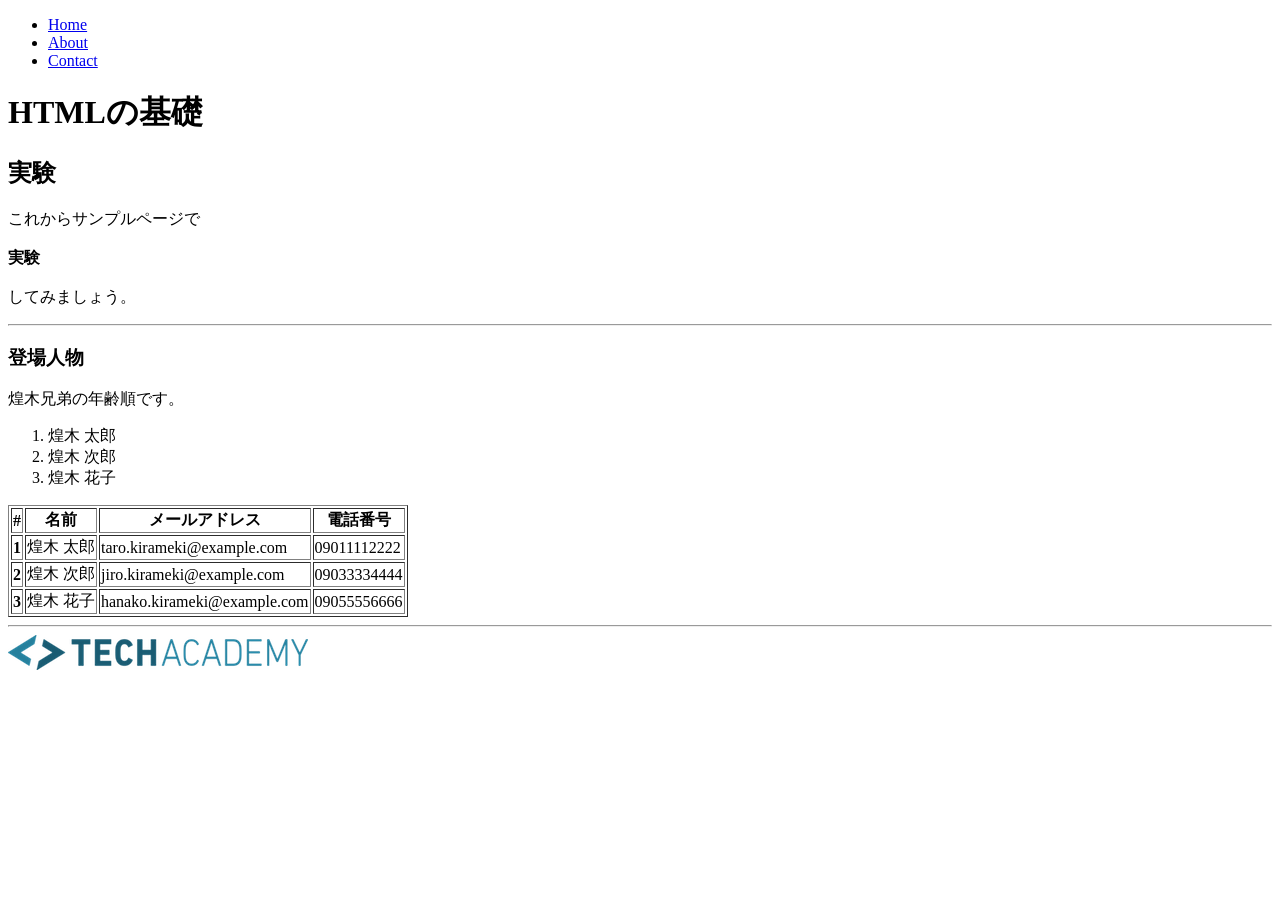
<file: htmlcss/index.html>
<!DOCTYPE HTML>
<html lang="ja">
<head>
  <meta charset="UTF-8" />
  <title>サンプルページ</title>
  <link rel="stylesheet" herf="style.css"/>
</head>
<body>
  <div class-"header">
   <div class="menu">
    <ul>
     <li><a href="index.html">Home</a></li>
     <li><a href="about.html">About</a></li>
     <li><a href="contract.html">Contact</a></li>
    </ul>
   </div>
  </div>
  <!--コメントです。ページには表示されませんが、ソースでみれます。-->
  <div class="container">
   <h1>HTMLの基礎</h1>
   <h2>実験</h2>
   <p>これからサンプルページで
   <br/>
   <br/>
   <strong>実験</strong>
   <br/>
   <br/>
   してみましょう。</p>
   <hr/>
   <h3>登場人物</h3>
   <p>煌木兄弟の年齢順です。</p>
   <ol>
    <li>煌木 太郎</li>
    <li>煌木 次郎</li>
    <li>煌木 花子</li>
   </ol>
   <table border="1">
     <thred>
       <tr>
        <th>#</th>
        <th>名前</th>
        <th>メールアドレス</th>
        <th>電話番号</th>
       </tr>
      </thead>
      <tbody>
       <tr>
        <th>1</th>
        <td>煌木 太郎</td>
        <td>taro.kirameki@example.com</td>
        <td>09011112222</td>
       </tr>
       <tr>
        <th>2</th>
        <td>煌木 次郎</td>
        <td>jiro.kirameki@example.com</td>
        <td>09033334444</td>
       </tr>
       <tr>
        <th>3</th>
        <td>煌木 花子</td>
        <td>hanako.kirameki@example.com</td>
        <td>09055556666</td>
       </tr>
      </tbody>
   </table>
   <hr/>
  </div>
  <div class="footer">
    <a href="https://techacademy.jp/">
     <img src="logo-techacademy.png" alt="TechAcademy-logo" />
    </a>
  </div>
</body>
</html>
</file>
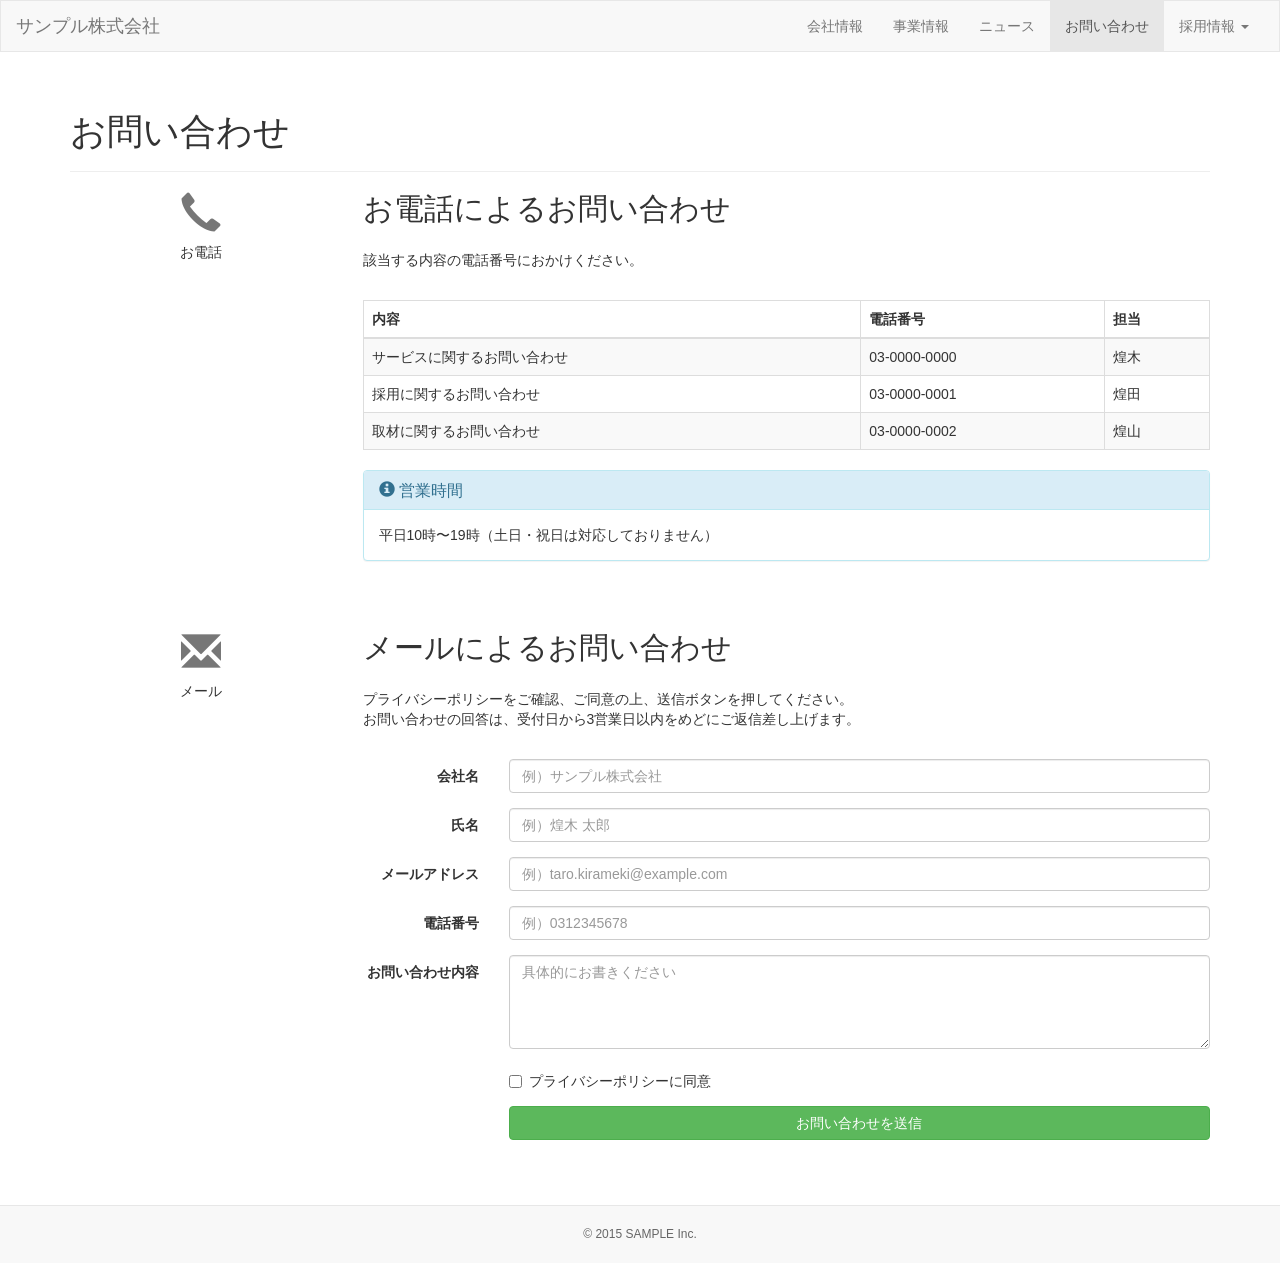
<file: bootstrap/design.html>
<!DOCTYPE html>
<html lang="ja">
  <head>
    <meta charset="utf-8">
    <meta http-equiv="X-UA-Compatible" content="IE=edge">
    <meta name="viewport" content="width=device-width, initial-scale=1">
    <title>お問い合わせ | サンプル株式会社</title>
    <!-- BootstrapのCSS読み込み -->
    <link rel="stylesheet" href="//maxcdn.bootstrapcdn.com/bootstrap/3.3.4/css/bootstrap.min.css">
    <!-- jQuery読み込み -->
    <script src="//ajax.googleapis.com/ajax/libs/jquery/1.11.2/jquery.min.js"></script>
    <!-- BootstrapのJS読み込み -->
    <script src="//maxcdn.bootstrapcdn.com/bootstrap/3.3.4/js/bootstrap.min.js"></script>
    <style>
      body {
        font-size: 14px;
      }
      
      .navbar {
        border-radius: 0; 
      }
      
      .row {
        margin-bottom: 50px;
      }
      
      .icon {
        text-align: center;
      }
      
      .icon .glyphicon {
        margin-bottom: 10px;
        font-size: 40px;
        color: #777;
      }
      
      .content h2 {
        margin-top: 0;
        padding-bottom: 15px;
      }
      .content p {
        margin-bottom: 30px;
      }
      
      footer {
        border-top: 1px solid#e7e7e7;
        background-color: #f8f8f8;
        text-align: center;
      }
      
      .copyright {
        padding: 20px 0;
        font-size: 12px;
        color: #666;
      }
      
      @media (max-width: 768px) {
        body {
          font-size: 12px;
        }
        h1 {
          font-size: 30px;
        }
        h2 {
          font-size: 24px;
        }
        .panel-title {
          font-size: 14px;
        }
      }
    </style>
  </head>
  <body>
    <header>
      <nav class="navbar navbar-default">
        <div class="container-fluid">
          <div class="navbar-header">
            <button type="button" class="navbar-toggle collapsed" data-toggle="collapse" data-target="#site-menu">
              <span class="sr-only">Toggle navigation</span>
              <span class="icon-bar"></span>
              <span class="icon-bar"></span>
              <span class="icon-bar"></span>
            </button>
            <a class="navbar-brand" href="#">サンプル株式会社</a>
          </div>
          <div class="collapse navbar-collapse" id="site-menu">
            <ul class="nav navbar-nav navbar-right">
              <li><a href="#">会社情報</a></li>
              <li><a href="#">事業情報</a></li>
              <li><a href="#">ニュース</a></li>
              <li class="active"><a href="#">お問い合わせ</a></li>
              <li class="dropdown">
                <a href="#" class="dropdown-toggle" data-toggle="dropdown" role="button" aria-expanded="false">
                  採用情報
                  <span class="caret"></span>
                </a>
                <ul class="dropdown-menu" role="menu">
                  <li><a href="#">新卒採用</a></li>
                  <li><a href="#">キャリア採用</a></li>
                </ul>
              </li>
            </ul>
          </div>
        </div>
      </nav>
    </header>
    <div class=container>
      <div class="page-header">
        <h1>お問い合わせ</h1>
      </div>
        <div class="row">
        <div class="icon col-sm-3 hidden-xs">
          <span class="glyphicon glyphicon-earphone" aria-hidden="true"></span>
          <div class="icon-caption">お電話</div>
        </div>
        <div class="content col-sm-9">
          <h2>お電話によるお問い合わせ</h2>
          <p>
            該当する内容の電話番号におかけください。
          </p>
          <div class="table-responsive">
            <table class="table table-striped table-bordered">
              <thead>
                <tr>
                  <th>内容</th>
                  <th>電話番号</th>
                  <th>担当</th>
                </tr>
              </thead>
              <tbody>
                <tr>
                  <td>サービスに関するお問い合わせ</td>
                  <td>03-0000-0000</td>
                  <td>煌木</td>
                </tr>
                <tr>
                  <td>採用に関するお問い合わせ</td>
                  <td>03-0000-0001</td>
                  <td>煌田</td>
                </tr>
                <tr>
                  <td>取材に関するお問い合わせ</td>
                  <td>03-0000-0002</td>
                  <td>煌山</td>
                </tr>
              </tbody>
            </table>
          </div>
          <div class="panel panel-info">
            <div class="panel-heading">
              <h3 class="panel-title" id="panel-title">
                <span class="glyphicon glyphicon-info-sign" aria-hidden="true"></span> 
                営業時間
              </h3>
            </div>
            <div class="panel-body">
              平日10時〜19時（土日・祝日は対応しておりません）
            </div>
          </div>
        </div>
      </div>
      <div class="row">
        <div class="icon col-sm-3 hidden-xs">
          <span class="glyphicon glyphicon-envelope" aria-hidden="true"></span>
          <div class="icon-caption">メール</div>
        </div>
        <div class="content col-sm-9">
          <h2>メールによるお問い合わせ</h2>
          <p>
            プライバシーポリシーをご確認、ご同意の上、送信ボタンを押してください。<br>
            お問い合わせの回答は、受付日から3営業日以内をめどにご返信差し上げます。
          </p>
          <form class="form-horizontal">
            <div class="form-group">
              <label for="inputCompany" class="col-md-2 control-label">会社名</label>
              <div class="col-md-10">
                <input type="text" class="form-control" id="inputCompany" placeholder="例）サンプル株式会社">
              </div>
            </div>
              <div class="form-group">
              <label for="inputName" class="col-md-2 control-label">氏名</label>
              <div class="col-md-10">
                <input type="text" class="form-control" id="inputName" placeholder="例）煌木 太郎">
              </div>
            </div>
            <div class="form-group">
              <label for="inputEmail" class="col-md-2 control-label">メールアドレス</label>
              <div class="col-md-10">
                <input type="email" class="form-control" id="inputEmail" placeholder="例）taro.kirameki@example.com">
              </div>
            </div>
            <div class="form-group">
              <label for="inputTel" class="col-md-2 control-label">電話番号</label>
              <div class="col-md-10">
                <input type="tel" class="form-control" id="inputTel" placeholder="例）0312345678">
              </div>
            </div>
            <div class="form-group">
              <label for="inputContent" class="col-md-2 control-label">お問い合わせ内容</label>
              <div class="col-md-10">
                <textarea class="form-control" id="inputContent" rows="4" placeholder="具体的にお書きください"></textarea>
              </div>
            </div>
            <div class="form-group">
              <div class="col-md-offset-2 col-md-10">
                <div class="checkbox">
                  <label>
                    <input type="checkbox">プライバシーポリシーに同意
                  </label>
                </div>
              </div>
            </div>
            <div class="form-group">
              <div class="col-sm-offset-2 col-sm-10">
                <button type="submit" class="btn btn-default btn-success btn-block">お問い合わせを送信</button>
              </div>
            </div>
          </form>
        </div>
      </div>
    </div>
    <footer>
      <div class="copyright">© 2015 SAMPLE Inc.</div>
    </footer>
  </body>
</html>
</file>
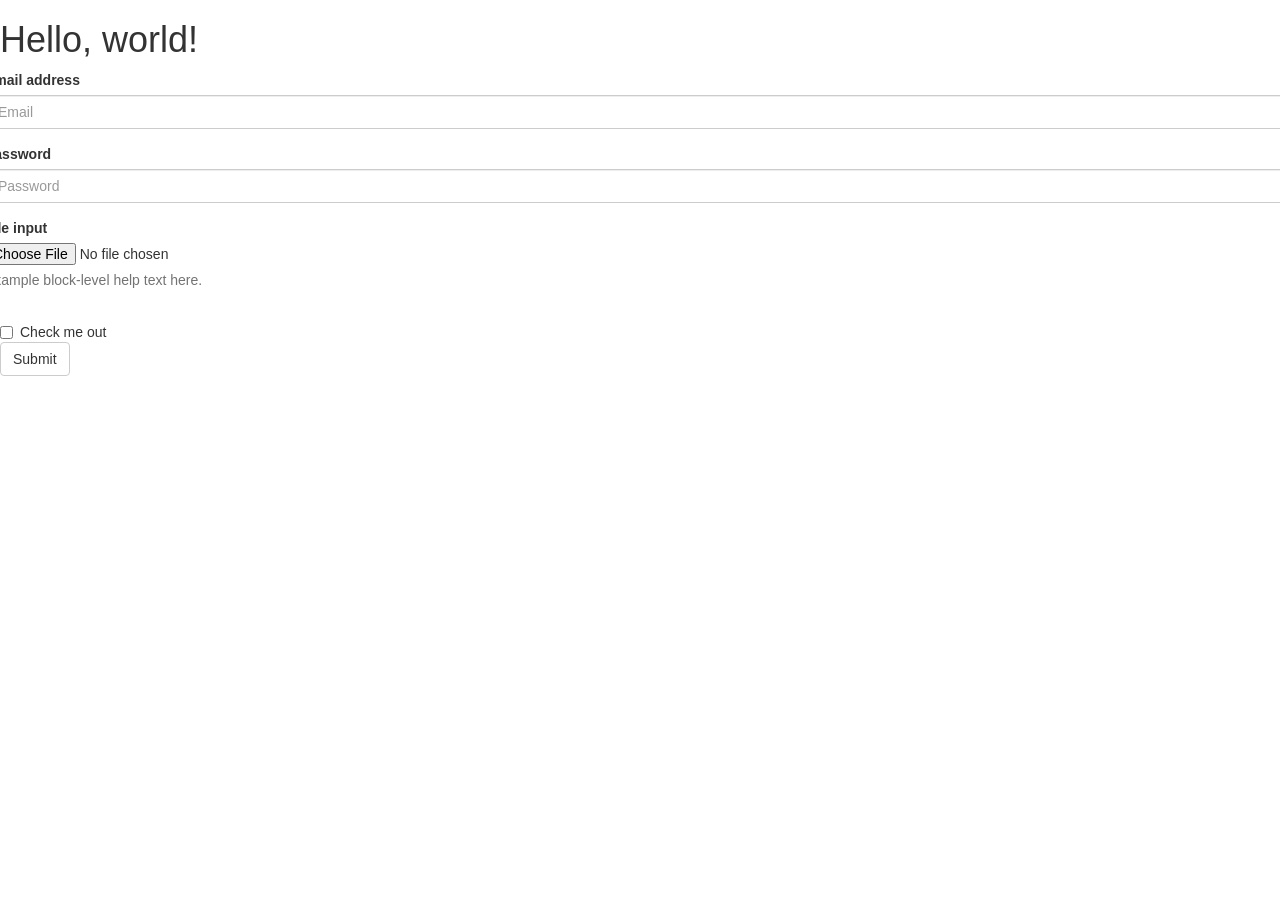
<file: bootstrap/form.html>
<!DOCTYPE html>
<html lang="ja">
  <head>
    <meta charset="utf-8">
    <meta http-equiv="X-UA-Compatible" content="IE=edge">
    <meta name="viewport" content="width=device-width, initial-scale=1">
    <title>Bootstrap Sample</title>
    <!-- BootstrapのCSS読み込み -->
    <link rel="stylesheet" href="//maxcdn.bootstrapcdn.com/bootstrap/3.3.4/css/bootstrap.min.css">
    <!-- jQuery読み込み -->
    <script src="//ajax.googleapis.com/ajax/libs/jquery/1.11.2/jquery.min.js"></script>
    <!-- BootstrapのJS読み込み -->
    <script src="//maxcdn.bootstrapcdn.com/bootstrap/3.3.4/js/bootstrap.min.js"></script>
  </head>
  <body>
    <h1>Hello, world!</h1>
    <form class="form-horizontal">
  <div class="form-group">
    <label for="exampleInputEmail1">Email address</label>
    <input type="email" class="form-control" id="exampleInputEmail1" placeholder="Email">
  </div>
  <div class="form-group">
    <label for="exampleInputPassword1">Password</label>
    <input type="password" class="form-control" id="exampleInputPassword1" placeholder="Password">
  </div>
  <div class="form-group">
    <label for="exampleInputFile">File input</label>
    <input type="file" id="exampleInputFile">
    <p class="help-block">Example block-level help text here.</p>
  </div>
  <div class="checkbox">
    <label>
      <input type="checkbox"> Check me out
    </label>
  </div>
  <button type="submit" class="btn btn-default">Submit</button>
</form>
  </body>
</html>
</file>
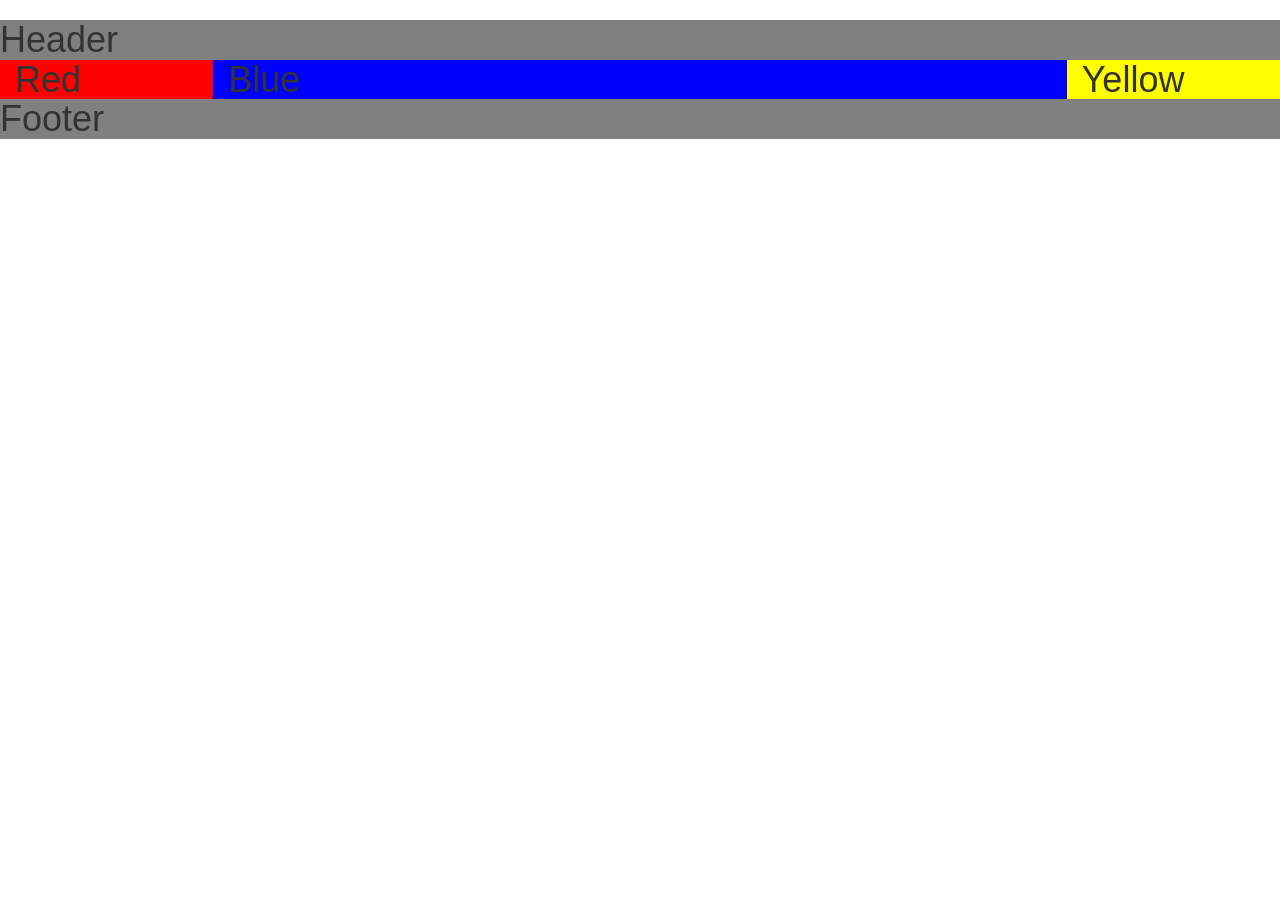
<file: bootstrap/grid.html>
<!DOCTYPE html>
<html lang="ja">
  <head>
    <meta charset="utf-8">
    <meta http-equiv="X-UA-Compatible" content="IE=edge">
    <meta name="viewport" content="width=device-width, initial-scale=1">
    <title>Bootstrap Sample</title>
    <!-- BootstrapのCSS読み込み -->
    <link rel="stylesheet" href="//maxcdn.bootstrapcdn.com/bootstrap/3.3.4/css/bootstrap.min.css">
    <!-- jQuery読み込み -->
    <script src="//ajax.googleapis.com/ajax/libs/jquery/1.11.2/jquery.min.js"></script>
    <!-- BootstrapのJS読み込み -->
    <script src="//maxcdn.bootstrapcdn.com/bootstrap/3.3.4/js/bootstrap.min.js"></script>
  </head>
  <body>
    <h1>
    <header style="background-color:gray">Header</header>
    <div class="container-fluid">
     <div class="row">
      <div class="col-sm-2" style="background-color:red;">Red</div>
      <div class="col-sm-8" hidden-sm" style="background-color:blue;">Blue</div>
      <div class="col-sm-2" style="background-color:yellow;">Yellow</div>
     </div>
    </div>
    <footer style="background-color:gray">Footer</footer>
    </h1>
  </body>
</html>
</file>
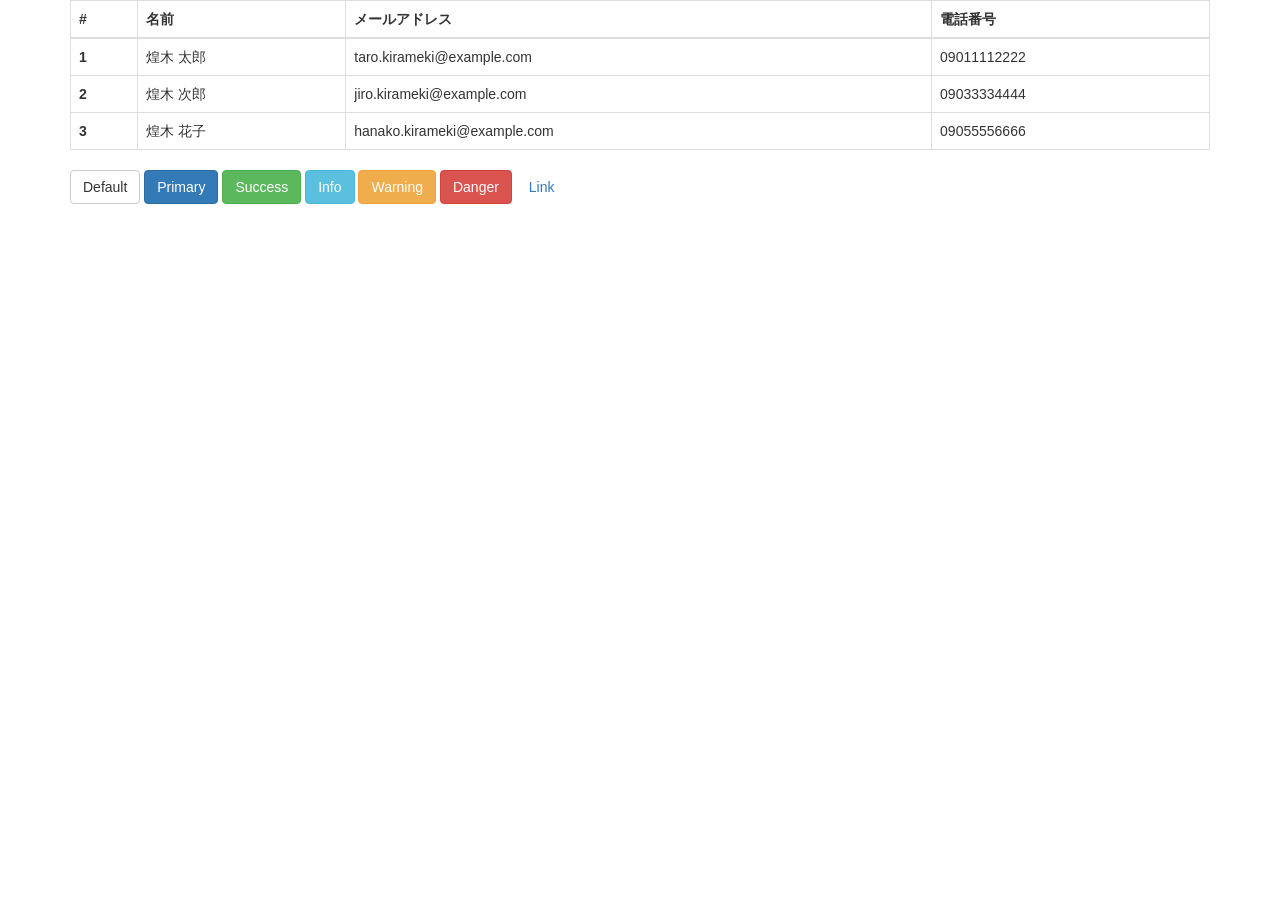
<file: bootstrap/table.html>
<!DOCTYPE html>
<html lang="ja">
  <head>
    <meta charset="utf-8">
    <meta http-equiv="X-UA-Compatible" content="IE=edge">
    <meta name="viewport" content="width=device-width, initial-scale=1">
    <title>Bootstrap Sample</title>
    <!-- BootstrapのCSS読み込み -->
    <link rel="stylesheet" href="//maxcdn.bootstrapcdn.com/bootstrap/3.3.4/css/bootstrap.min.css">
    <!-- jQuery読み込み -->
    <script src="//ajax.googleapis.com/ajax/libs/jquery/1.11.2/jquery.min.js"></script>
    <!-- BootstrapのJS読み込み -->
    <script src="//maxcdn.bootstrapcdn.com/bootstrap/3.3.4/js/bootstrap.min.js"></script>
  </head>
  <body>
    <div class="container">
     <div class="table-responsive">
      <table class="table  table-bordered">
      <thead>
       <tr>
        <th>#</th>
        <th>名前</th>
        <th>メールアドレス</th>
        <th>電話番号</th>
       </tr>
      </thead>
      <tbody>
       <tr>
        <th scope="row">1</th>
        <td>煌木 太郎</td>
        <td>taro.kirameki@example.com</td>
        <td>09011112222</td>
       </tr>
       <tr>
        <th scope="row">2</th>
        <td>煌木 次郎</td>
        <td>jiro.kirameki@example.com</td>
        <td>09033334444</td>
       </tr>
       <tr>
        <th scope="row">3</th>
        <td>煌木 花子</td>
        <td>hanako.kirameki@example.com</td>
        <td>09055556666</td>
       </tr>
      </tbody>
     </table>
    </div>
    <button type="button" class="btn btn-default">Default</button>
    <button type="button" class="btn btn-primary">Primary</button>
    <button type="button" class="btn btn-success">Success</button>
    <button type="button" class="btn btn-info">Info</button>
    <button type="button" class="btn btn-warning">Warning</button>
    <button type="button" class="btn btn-danger">Danger</button>
    <button type="button" class="btn btn-link">Link</button>
  </body>
</html>
</file>
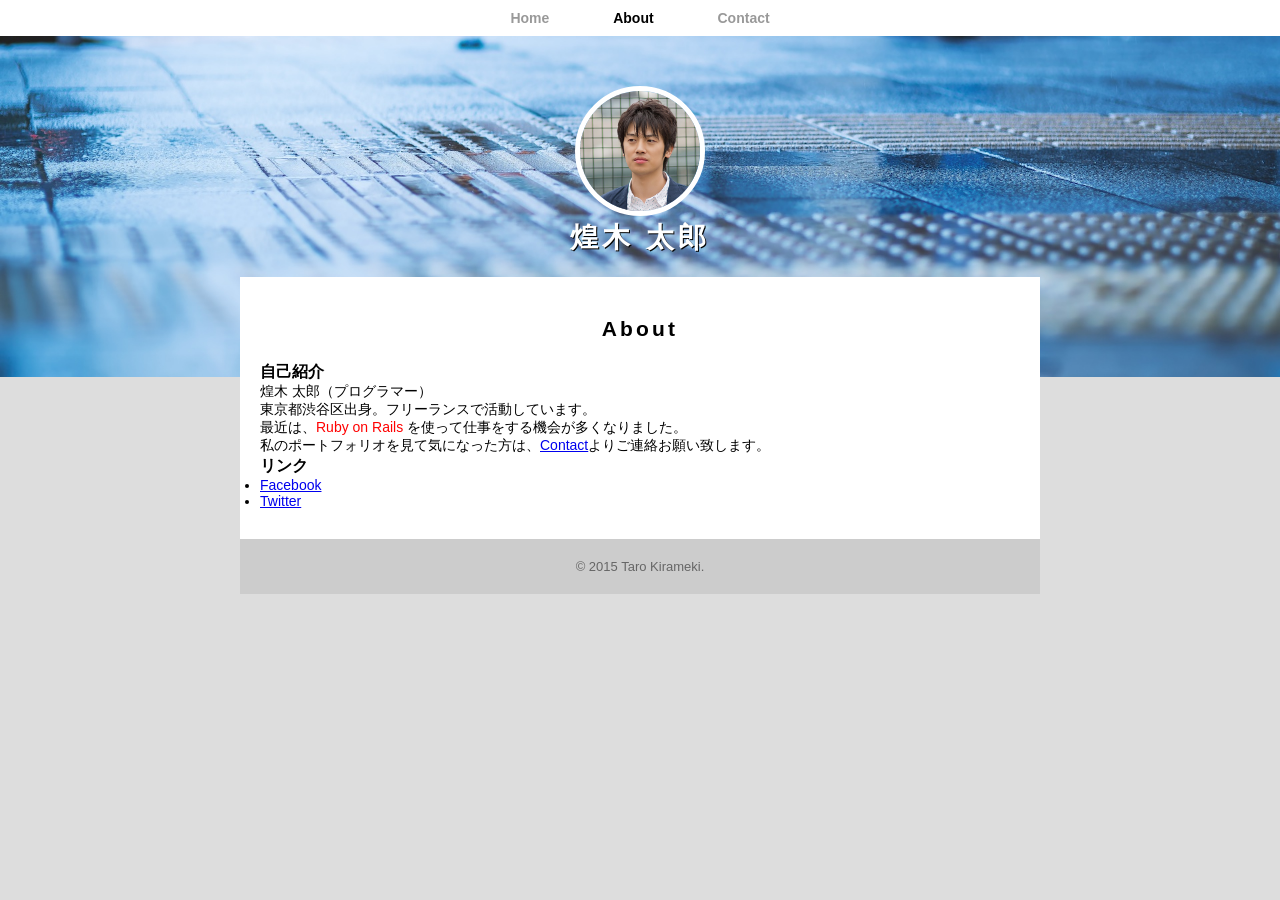
<file: htmlcss/about.html>
<!DOCTYPE html>
<html lang="ja">
  <head>
    <meta charset="utf-8" />
    <title>煌木 太郎 | About</title>
    <link rel="stylesheet" href="about.css" />
  </head>
  <body>
    <header>
      <nav>
        <ul>
          <li><a href="index.html">Home</a></li>
          <li><a href="about.html" class="selected">About</a></li>
          <li><a href="contact.html">Contact</a></li>
        </ul>
      </nav>
      <div id="logo">
        <img src="profile.jpg" alt="" />
        <h1>煌木 太郎</h1>
      </div>
    </header>
    <div class="container">
      <section>
        <h2>About</h2>
        <h3>自己紹介</h3>
        <p>煌木 太郎（プログラマー）</p>
        <p>東京都渋谷区出身。フリーランスで活動しています。</p>
        <p>最近は、<span class="red">Ruby on Rails</span> を使って仕事をする機会が多くなりました。</p>
        <p>私のポートフォリオを見て気になった方は、<a href="contact.html">Contact</a>よりご連絡お願い致します。</p>
        <h3>リンク</h3>
        <ul>
          <li><a href="https://www.facebook.com/tarokirameki" target="_blank">Facebook</a></li>
          <li><a href="https://twitter.com/tarokirameki" target="_blank">Twitter</a></li>
        </ul>
      </section>
      <footer>
        <p>&copy; 2015 Taro Kirameki.</p>
      </footer>
    </div>
  </body>
</html>
</file>
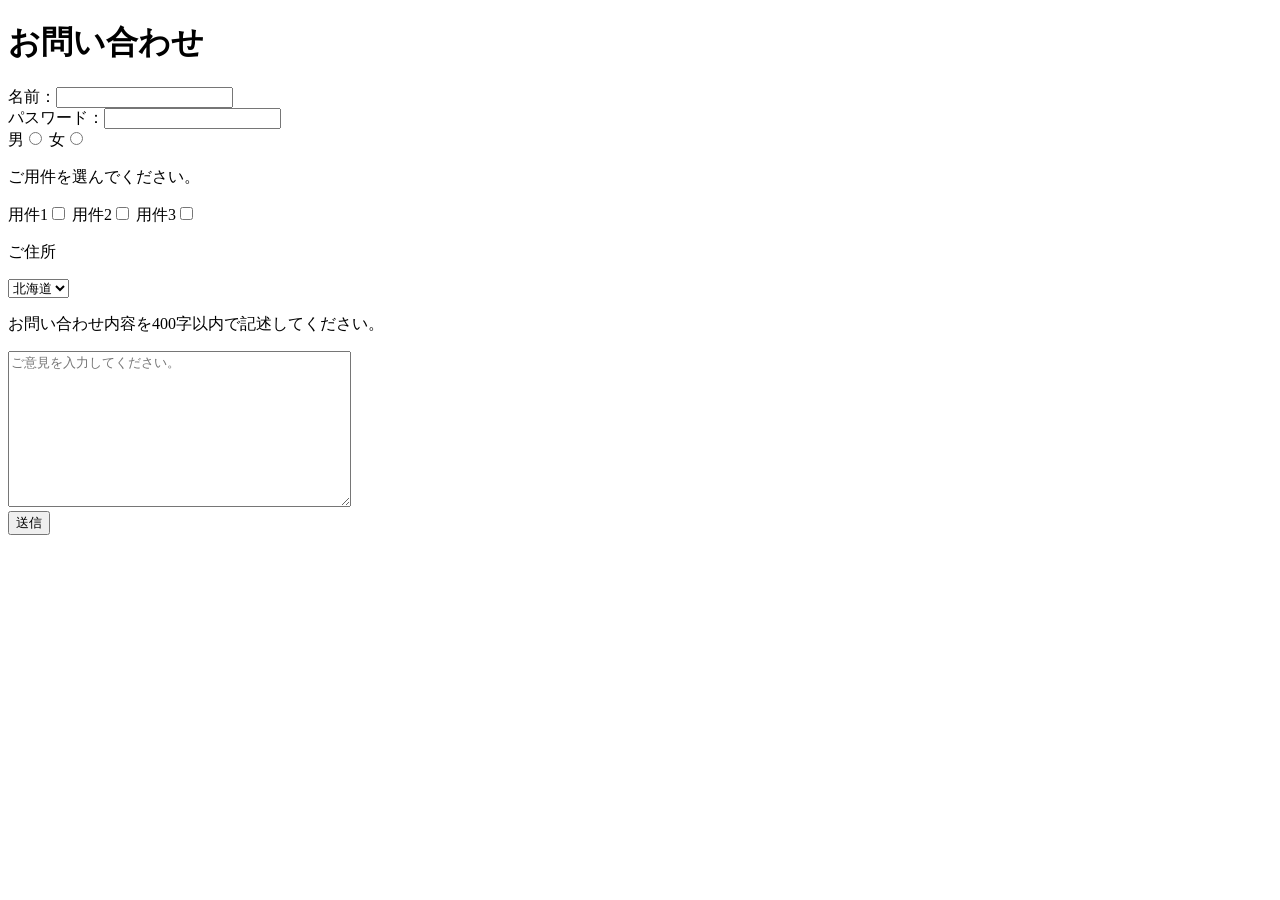
<file: htmlcss/contact.html>
<!DOCTYPE HTML>
<html lang="ja">
<head>
  <meta charset="UTF-8" />
  <title>お問い合わせフォーム</title>
</head>
<body>
  <h1>お問い合わせ</h1>
  <form action="" method="post">
   <input type="hidden" value="secret_data" />
   
   <label>名前：<input type="text" name="login_name" /></label><br />
   <label>パスワード：<input type="password" name="password" /></label>
   <div>
      <label>男<input type="radio" name="gender" value="man" /></label>
      <label>女<input type="radio" name="gender" value="woman" /></label>
   </div>
   <div>
      <p>ご用件を選んでください。</p>
      <label>用件1<input type="checkbox" name="hobby" value="1" /></label>
      <label>用件2<input type="checkbox" name="hobby" value="2" /></label>
      <label>用件3<input type="checkbox" name="hobby" value="3" /></label>
   </div>
   <div>
      <p>ご住所</p>
      <select name="select1">
        <option value="1">北海道</option>
        <option value="2">東京都</option>
        <option value="3">沖縄県</option>
      </select>
    </div>
    <div>
      <p>お問い合わせ内容を400字以内で記述してください。</p>
      <textarea name="opinion" cols="40" rows="10" maxlength="400"
        placeholder="ご意見を入力してください。"></textarea>
    </div>
    <input type="submit" value="送信" />
  </form>
</body>
</html>
</file>
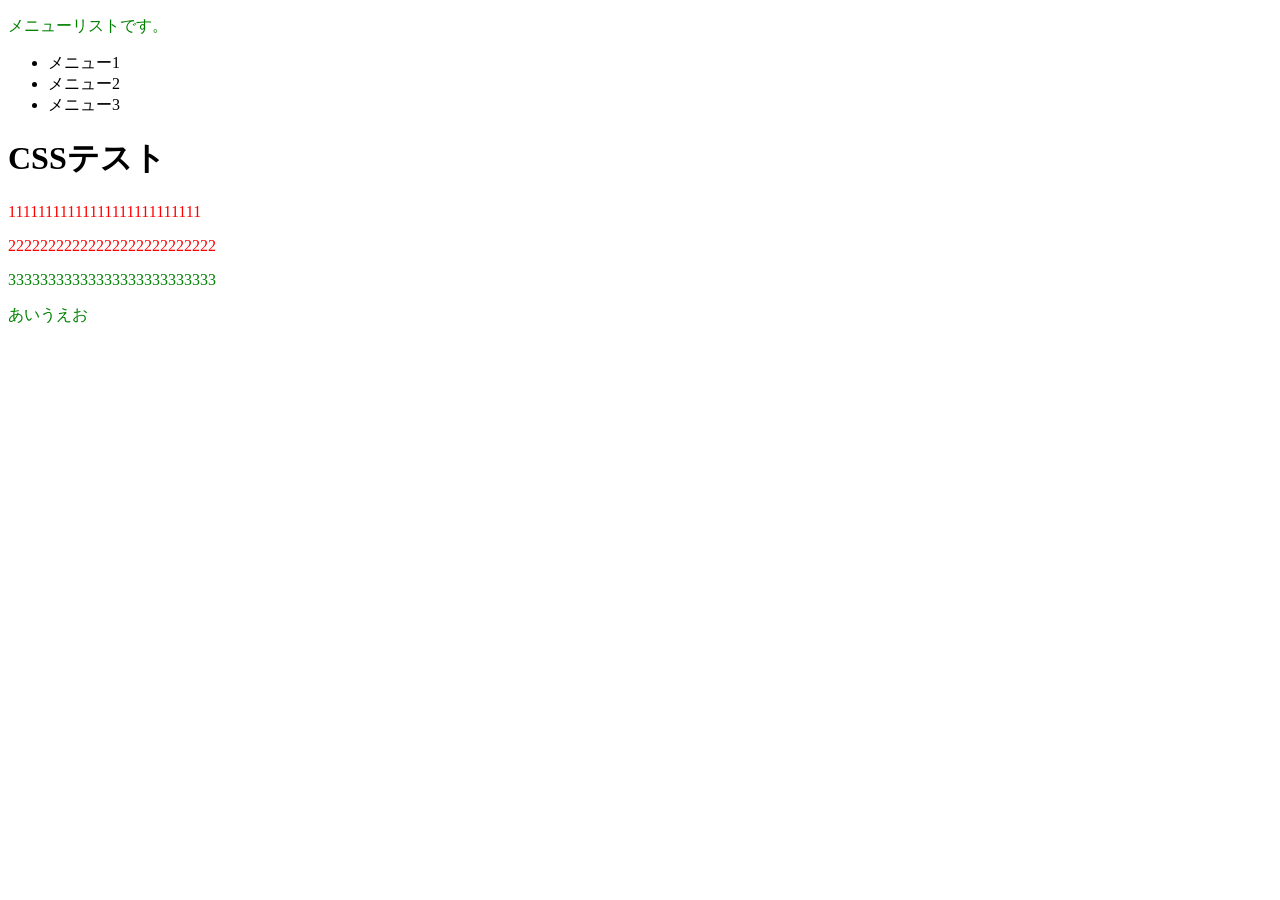
<file: htmlcss/test_css.html>
<!DOCTYPE HTML>
<html lang="ja">
<head>
  <meta charset="UTF-8" />
  <title>CSSテスト用HTML</title>
  <link rel="stylesheet" href="test.css" />
</head>
<body>
  <div id="menu">
    <p><span class="abc">メニューリスト</span>です。</p>
    <ul>
      <li>メニュー1</li>
      <li>メニュー2</li>
      <li>メニュー3</li>
    </ul>
  </div>
  <div class="container">
    <h1 class="test abc xyz">CSSテスト</h1>
    <p class="abc xyz">11111111111111111111111111</p>
    <p id="p2" class="abc">22222222222222222222222222</p>
    <p id="p3">33333333333333333333333333</p>
  </div>
  <p>あいうえお</p>
</body>
</html>
</file>
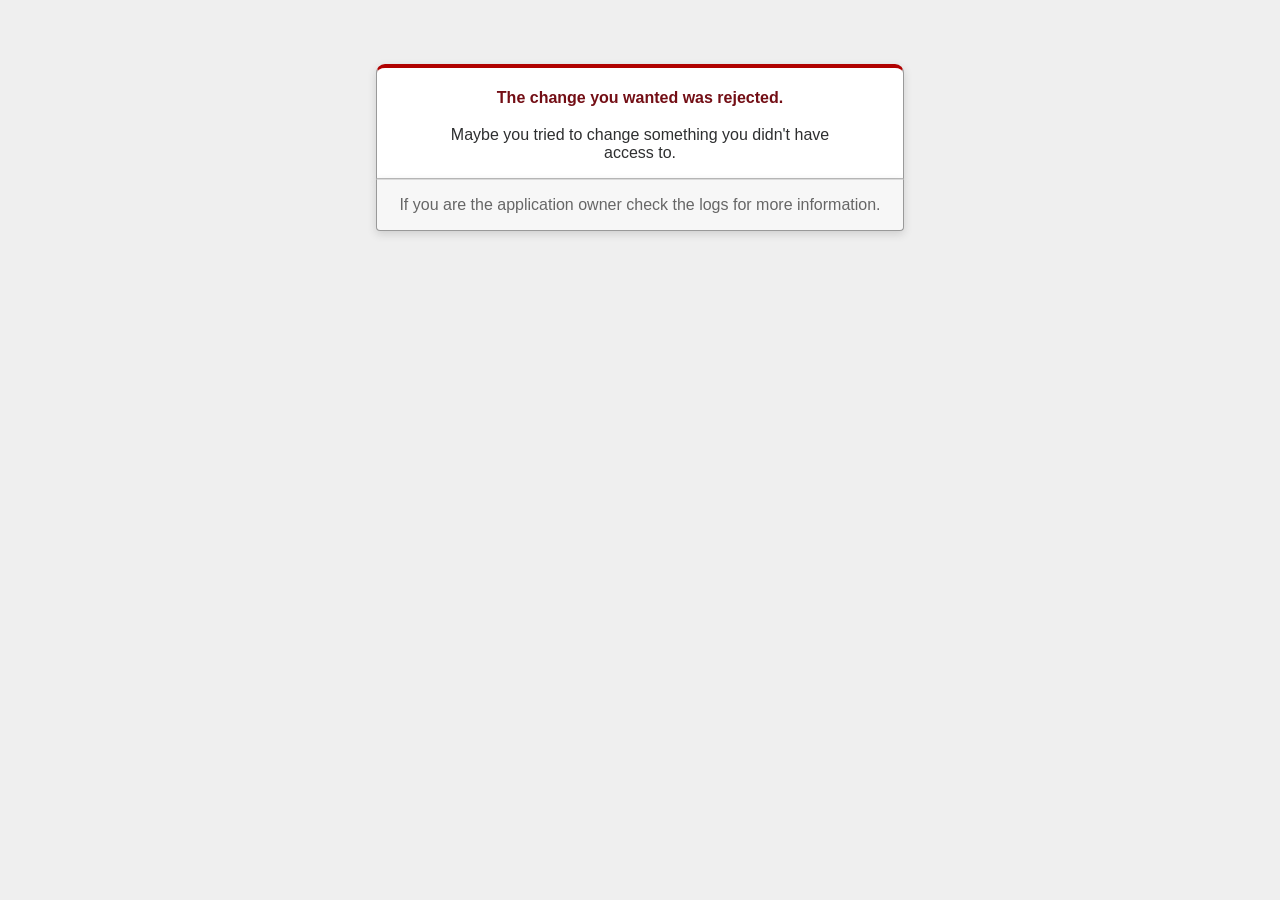
<file: microposts/public/422.html>
<!DOCTYPE html>
<html>
<head>
  <title>The change you wanted was rejected (422)</title>
  <meta name="viewport" content="width=device-width,initial-scale=1">
  <style>
  body {
    background-color: #EFEFEF;
    color: #2E2F30;
    text-align: center;
    font-family: arial, sans-serif;
    margin: 0;
  }

  div.dialog {
    width: 95%;
    max-width: 33em;
    margin: 4em auto 0;
  }

  div.dialog > div {
    border: 1px solid #CCC;
    border-right-color: #999;
    border-left-color: #999;
    border-bottom-color: #BBB;
    border-top: #B00100 solid 4px;
    border-top-left-radius: 9px;
    border-top-right-radius: 9px;
    background-color: white;
    padding: 7px 12% 0;
    box-shadow: 0 3px 8px rgba(50, 50, 50, 0.17);
  }

  h1 {
    font-size: 100%;
    color: #730E15;
    line-height: 1.5em;
  }

  div.dialog > p {
    margin: 0 0 1em;
    padding: 1em;
    background-color: #F7F7F7;
    border: 1px solid #CCC;
    border-right-color: #999;
    border-left-color: #999;
    border-bottom-color: #999;
    border-bottom-left-radius: 4px;
    border-bottom-right-radius: 4px;
    border-top-color: #DADADA;
    color: #666;
    box-shadow: 0 3px 8px rgba(50, 50, 50, 0.17);
  }
  </style>
</head>

<body>
  <!-- This file lives in public/422.html -->
  <div class="dialog">
    <div>
      <h1>The change you wanted was rejected.</h1>
      <p>Maybe you tried to change something you didn't have access to.</p>
    </div>
    <p>If you are the application owner check the logs for more information.</p>
  </div>
</body>
</html>
</file>
<file: htmlcss/about.css>
* {
  margin: 0;
  padding: 0;
}

body {
  font-family: YuGothic, "游ゴシック", "メイリオ", Meiryo, "ヒラギノ角ゴ Pro W3",
"Hiragino Kaku Gothic Pro", sans-serif;
  background-color: #ddd;
  font-size: 14px;
}

span.red {
  color: red;
}

header {
  background-image: url("bg.jpg");
  background-position: center center;
  background-size: cover;
  background-repeat: no-repeat;
  padding-bottom: 100px;
}

#logo {
  padding: 20px 0;
  text-align: center;
}

#logo img {
  max-width: 120px;
  border: 5px solid #fff;
  border-radius: 100%;
}

nav {
  margin: 0 0 30px 0;
  padding: 10px 0;
  text-align: center;
  background: #fff;
}

#logo h1 {
  letter-spacing: 0.15em;
  color: #fff;
  text-shadow: 1px 1px 0px #000;
}

nav ul {
  margin: 0 10px;
  padding: 0;
}

nav ul li {
  margin: 0 20px;    
  display: inline-block;
}

nav ul li a {
  padding: 15px 10px;
  text-decoration: none;
  color: #999;
  font-weight: bold;
}

nav ul li a.selected {
  color: #000;
}

.container {
  max-width: 800px;
  margin: -100px auto 0;
  background-color: #fff;
}

section {
  padding: 30px 20px;
}

section h2 {
  padding: 10px 0 20px 0;
  text-align: center;
  letter-spacing: 0.15em;
}

footer {
  padding: 20px 0;
  font-size: 93%;
  text-align: center;
  background-color: #ccc;
  color: #666;
}
</file>
<file: htmlcss/test.css>
p.abc {
  color: red;
}

p {
  color: green;
}
</file>
